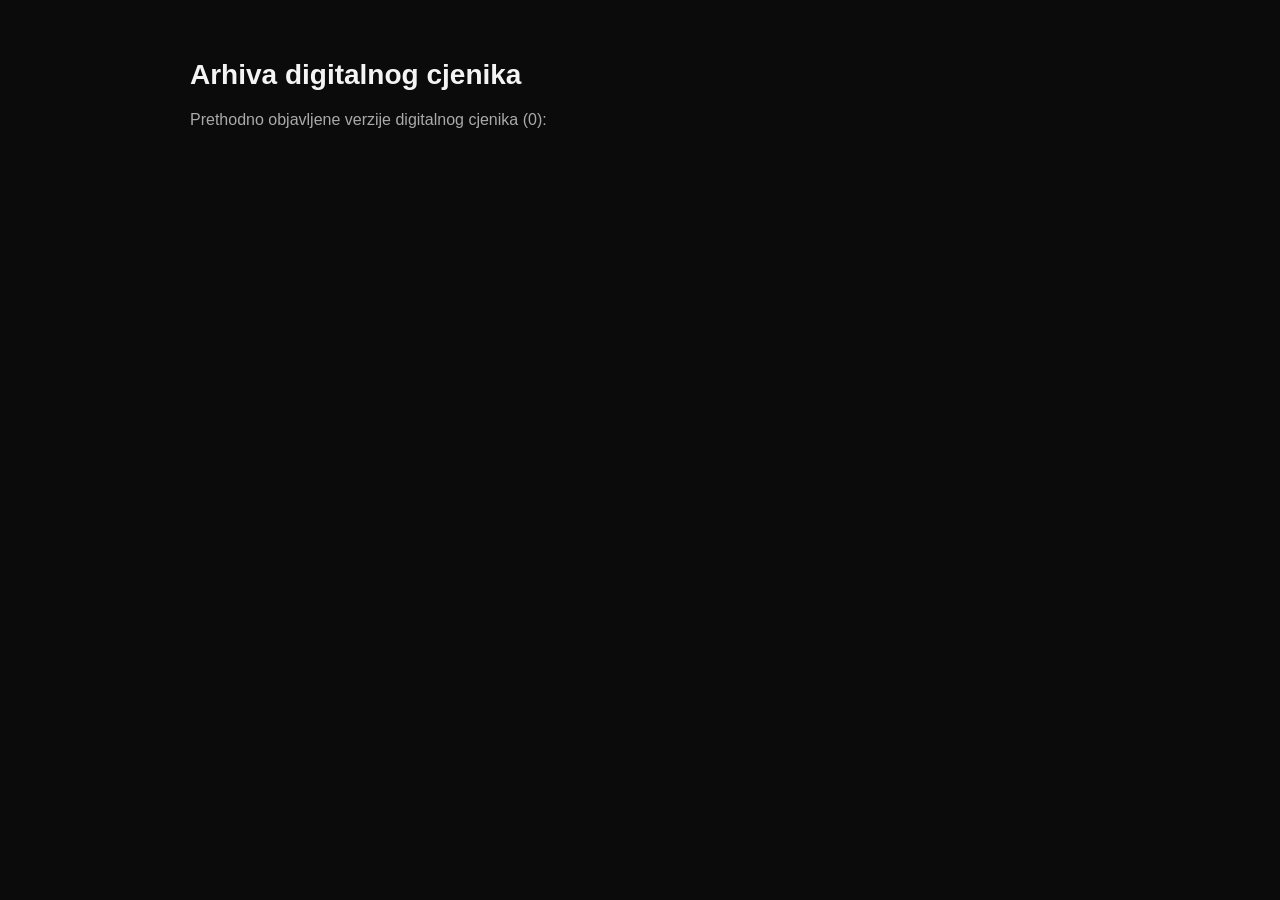
<file: cjenik/arhiva/index.html>
<!DOCTYPE html>
<html lang="hr">
<head>
  <meta charset="UTF-8">
  <meta name="viewport" content="width=device-width, initial-scale=1.0">
  <meta name="robots" content="noindex, follow">
  <title>Arhiva digitalnog cjenika — DBESFILM</title>
  <style>
    body{margin:0;padding:40px 20px;font-family:Arial,sans-serif;background:#0b0b0b;color:#f4f4f4}
    main{max-width:900px;margin:0 auto}
    h1{font-size:28px;margin-bottom:12px}
    p{color:#aaa;line-height:1.6}
    ul{padding-left:20px;line-height:1.9}
    a{color:#f4f4f4;text-underline-offset:3px;overflow-wrap:anywhere}
  </style>
</head>
<body><main>
  <h1>Arhiva digitalnog cjenika</h1>
  <p>Prethodno objavljene verzije digitalnog cjenika (0):</p>
  <ul>
    
  </ul>
</main></body></html>
</file>
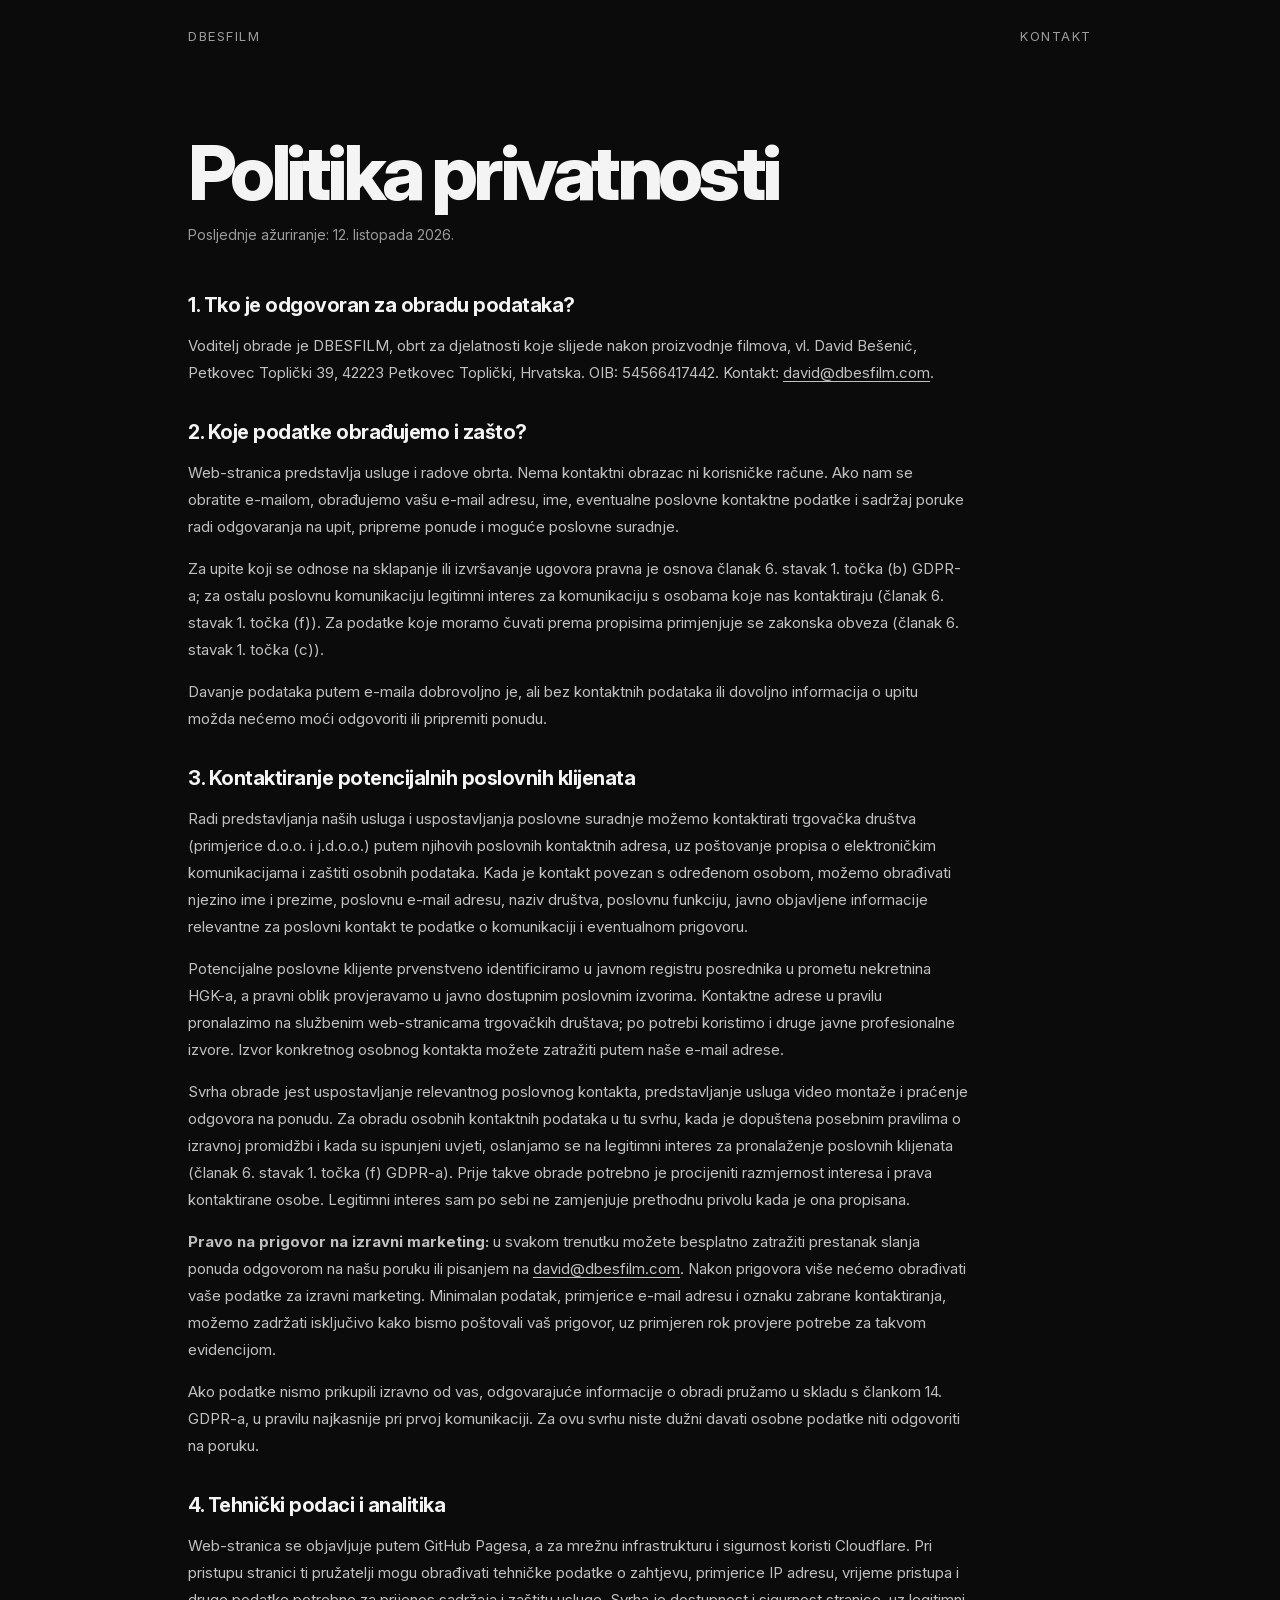
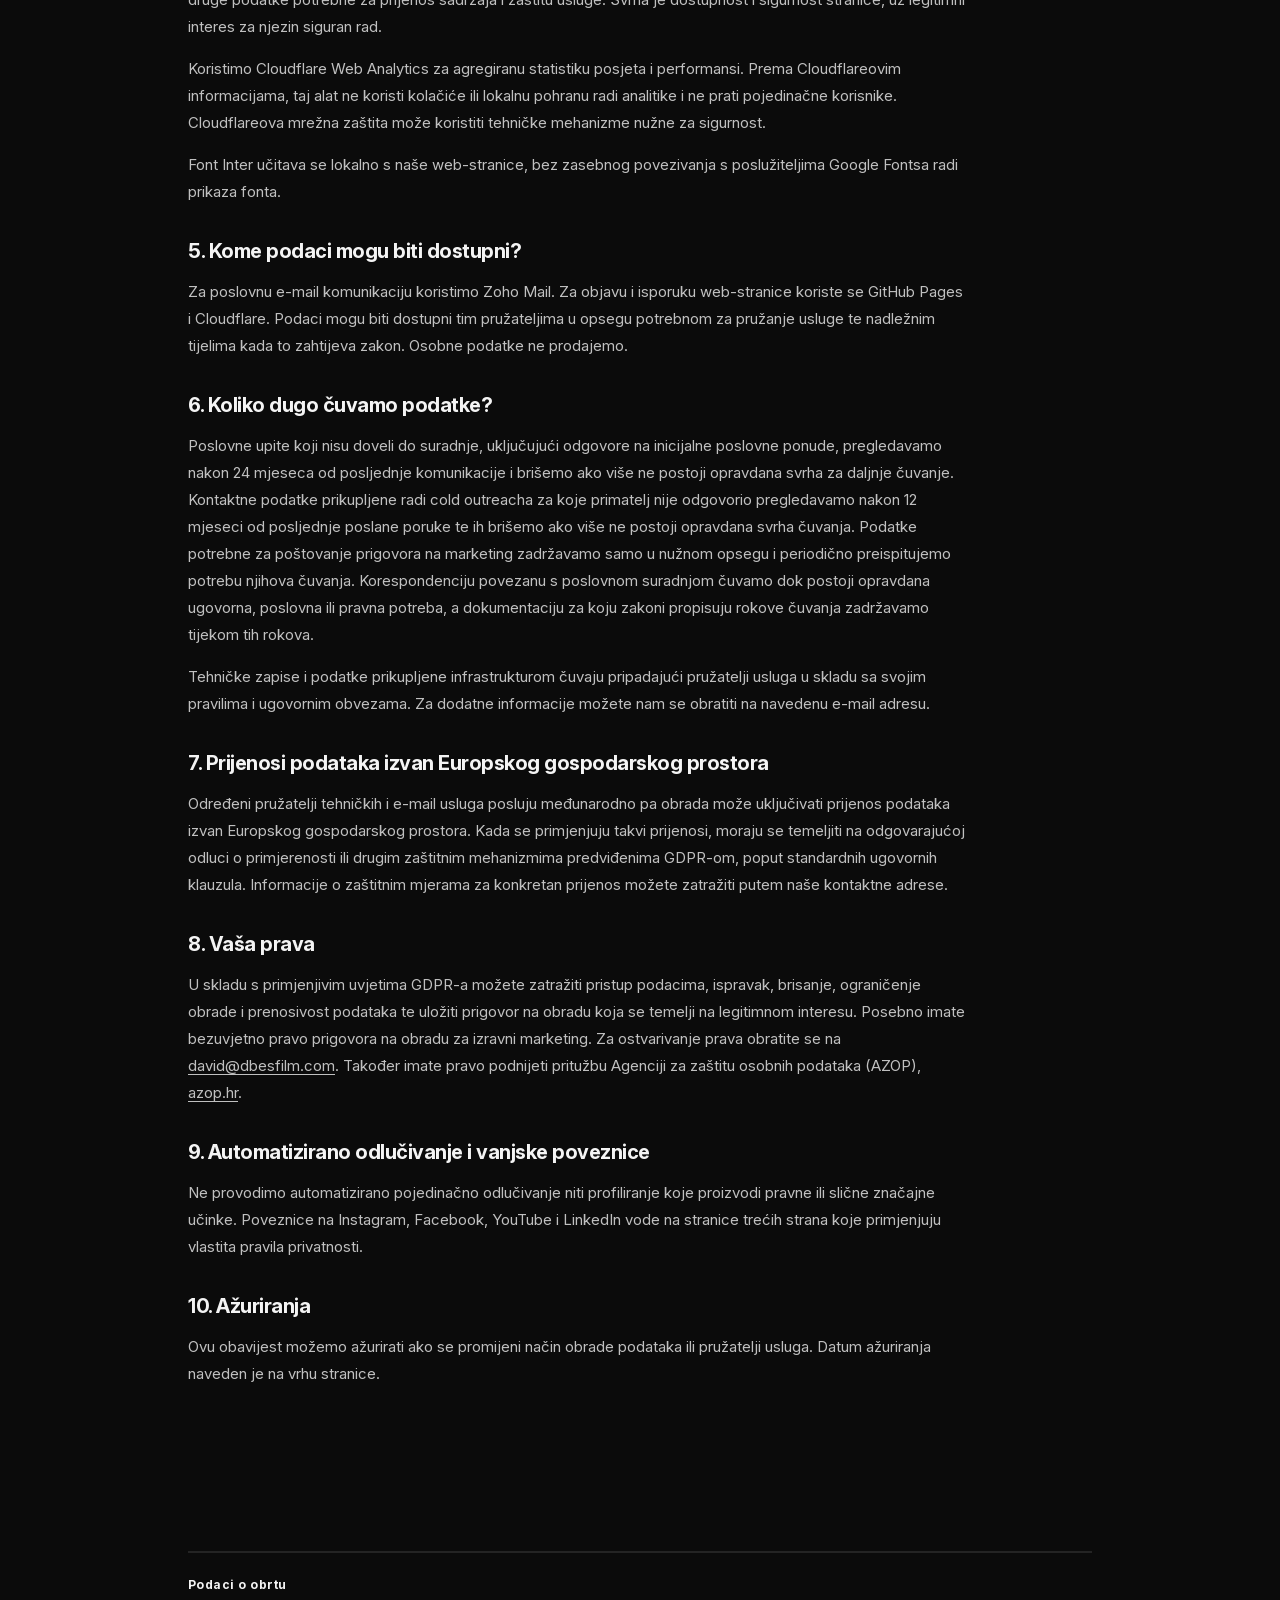
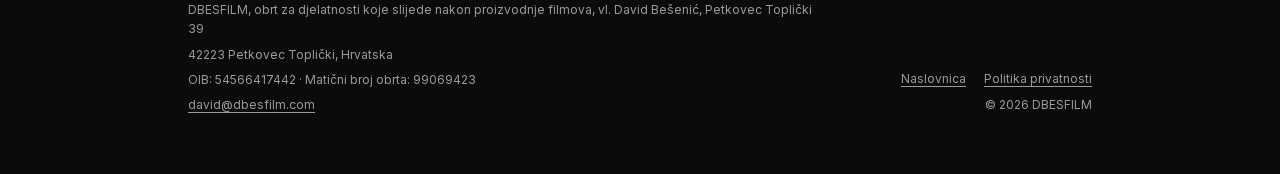
<file: politika-privatnosti.html>
<!DOCTYPE html>
<html lang="hr">
<head>
  <meta charset="UTF-8" />
  <meta name="viewport" content="width=device-width, initial-scale=1.0" />
  <meta name="robots" content="noindex, follow" />
  <meta name="googlebot" content="noindex, follow" />
  <title>Politika privatnosti — DBESFILM</title>
  <link rel="stylesheet" href="style.css?v=8" />
</head>
<body>
  <main class="page policy-page">
    <header class="site-header">
      <a class="logo" href="/">DBESFILM</a>
      <a class="contact-link" href="/#kontakt">Kontakt</a>
    </header>
    <div class="policy-intro">
      <h1>Politika privatnosti</h1>
      <p>Posljednje ažuriranje: 12. listopada 2026.</p>
    </div>
    <article class="policy-article">
      <section>
        <h2>1. Tko je odgovoran za obradu podataka?</h2>
        <p>Voditelj obrade je DBESFILM, obrt za djelatnosti koje slijede nakon proizvodnje filmova, vl. David Bešenić, Petkovec Toplički 39, 42223 Petkovec Toplički, Hrvatska. OIB: 54566417442. Kontakt: <a href="mailto:david@dbesfilm.com">david@dbesfilm.com</a>.</p>
      </section>
      <section>
        <h2>2. Koje podatke obrađujemo i zašto?</h2>
        <p>Web-stranica predstavlja usluge i radove obrta. Nema kontaktni obrazac ni korisničke račune. Ako nam se obratite e-mailom, obrađujemo vašu e-mail adresu, ime, eventualne poslovne kontaktne podatke i sadržaj poruke radi odgovaranja na upit, pripreme ponude i moguće poslovne suradnje.</p>
        <p>Za upite koji se odnose na sklapanje ili izvršavanje ugovora pravna je osnova članak 6. stavak 1. točka (b) GDPR-a; za ostalu poslovnu komunikaciju legitimni interes za komunikaciju s osobama koje nas kontaktiraju (članak 6. stavak 1. točka (f)). Za podatke koje moramo čuvati prema propisima primjenjuje se zakonska obveza (članak 6. stavak 1. točka (c)).</p>
        <p>Davanje podataka putem e-maila dobrovoljno je, ali bez kontaktnih podataka ili dovoljno informacija o upitu možda nećemo moći odgovoriti ili pripremiti ponudu.</p>
      </section>
      <section>
        <h2>3. Kontaktiranje potencijalnih poslovnih klijenata</h2>
        <p>Radi predstavljanja naših usluga i uspostavljanja poslovne suradnje možemo kontaktirati trgovačka društva (primjerice d.o.o. i j.d.o.o.) putem njihovih poslovnih kontaktnih adresa, uz poštovanje propisa o elektroničkim komunikacijama i zaštiti osobnih podataka. Kada je kontakt povezan s određenom osobom, možemo obrađivati njezino ime i prezime, poslovnu e-mail adresu, naziv društva, poslovnu funkciju, javno objavljene informacije relevantne za poslovni kontakt te podatke o komunikaciji i eventualnom prigovoru.</p>
        <p>Potencijalne poslovne klijente prvenstveno identificiramo u javnom registru posrednika u prometu nekretnina HGK-a, a pravni oblik provjeravamo u javno dostupnim poslovnim izvorima. Kontaktne adrese u pravilu pronalazimo na službenim web-stranicama trgovačkih društava; po potrebi koristimo i druge javne profesionalne izvore. Izvor konkretnog osobnog kontakta možete zatražiti putem naše e-mail adrese.</p>
        <p>Svrha obrade jest uspostavljanje relevantnog poslovnog kontakta, predstavljanje usluga video montaže i praćenje odgovora na ponudu. Za obradu osobnih kontaktnih podataka u tu svrhu, kada je dopuštena posebnim pravilima o izravnoj promidžbi i kada su ispunjeni uvjeti, oslanjamo se na legitimni interes za pronalaženje poslovnih klijenata (članak 6. stavak 1. točka (f) GDPR-a). Prije takve obrade potrebno je procijeniti razmjernost interesa i prava kontaktirane osobe. Legitimni interes sam po sebi ne zamjenjuje prethodnu privolu kada je ona propisana.</p>
        <p><strong>Pravo na prigovor na izravni marketing:</strong> u svakom trenutku možete besplatno zatražiti prestanak slanja ponuda odgovorom na našu poruku ili pisanjem na <a href="mailto:david@dbesfilm.com">david@dbesfilm.com</a>. Nakon prigovora više nećemo obrađivati vaše podatke za izravni marketing. Minimalan podatak, primjerice e-mail adresu i oznaku zabrane kontaktiranja, možemo zadržati isključivo kako bismo poštovali vaš prigovor, uz primjeren rok provjere potrebe za takvom evidencijom.</p>
        <p>Ako podatke nismo prikupili izravno od vas, odgovarajuće informacije o obradi pružamo u skladu s člankom 14. GDPR-a, u pravilu najkasnije pri prvoj komunikaciji. Za ovu svrhu niste dužni davati osobne podatke niti odgovoriti na poruku.</p>
      </section>
      <section>
        <h2>4. Tehnički podaci i analitika</h2>
        <p>Web-stranica se objavljuje putem GitHub Pagesa, a za mrežnu infrastrukturu i sigurnost koristi Cloudflare. Pri pristupu stranici ti pružatelji mogu obrađivati tehničke podatke o zahtjevu, primjerice IP adresu, vrijeme pristupa i druge podatke potrebne za prijenos sadržaja i zaštitu usluge. Svrha je dostupnost i sigurnost stranice, uz legitimni interes za njezin siguran rad.</p>
        <p>Koristimo Cloudflare Web Analytics za agregiranu statistiku posjeta i performansi. Prema Cloudflareovim informacijama, taj alat ne koristi kolačiće ili lokalnu pohranu radi analitike i ne prati pojedinačne korisnike. Cloudflareova mrežna zaštita može koristiti tehničke mehanizme nužne za sigurnost.</p>
        <p>Font Inter učitava se lokalno s naše web-stranice, bez zasebnog povezivanja s poslužiteljima Google Fontsa radi prikaza fonta.</p>
      </section>
      <section>
        <h2>5. Kome podaci mogu biti dostupni?</h2>
        <p>Za poslovnu e-mail komunikaciju koristimo Zoho Mail. Za objavu i isporuku web-stranice koriste se GitHub Pages i Cloudflare. Podaci mogu biti dostupni tim pružateljima u opsegu potrebnom za pružanje usluge te nadležnim tijelima kada to zahtijeva zakon. Osobne podatke ne prodajemo.</p>
      </section>
      <section>
        <h2>6. Koliko dugo čuvamo podatke?</h2>
        <p>Poslovne upite koji nisu doveli do suradnje, uključujući odgovore na inicijalne poslovne ponude, pregledavamo nakon 24 mjeseca od posljednje komunikacije i brišemo ako više ne postoji opravdana svrha za daljnje čuvanje. Kontaktne podatke prikupljene radi cold outreacha za koje primatelj nije odgovorio pregledavamo nakon 12 mjeseci od posljednje poslane poruke te ih brišemo ako više ne postoji opravdana svrha čuvanja. Podatke potrebne za poštovanje prigovora na marketing zadržavamo samo u nužnom opsegu i periodično preispitujemo potrebu njihova čuvanja. Korespondenciju povezanu s poslovnom suradnjom čuvamo dok postoji opravdana ugovorna, poslovna ili pravna potreba, a dokumentaciju za koju zakoni propisuju rokove čuvanja zadržavamo tijekom tih rokova.</p>
        <p>Tehničke zapise i podatke prikupljene infrastrukturom čuvaju pripadajući pružatelji usluga u skladu sa svojim pravilima i ugovornim obvezama. Za dodatne informacije možete nam se obratiti na navedenu e-mail adresu.</p>
      </section>
      <section>
        <h2>7. Prijenosi podataka izvan Europskog gospodarskog prostora</h2>
        <p>Određeni pružatelji tehničkih i e-mail usluga posluju međunarodno pa obrada može uključivati prijenos podataka izvan Europskog gospodarskog prostora. Kada se primjenjuju takvi prijenosi, moraju se temeljiti na odgovarajućoj odluci o primjerenosti ili drugim zaštitnim mehanizmima predviđenima GDPR-om, poput standardnih ugovornih klauzula. Informacije o zaštitnim mjerama za konkretan prijenos možete zatražiti putem naše kontaktne adrese.</p>
      </section>
      <section>
        <h2>8. Vaša prava</h2>
        <p>U skladu s primjenjivim uvjetima GDPR-a možete zatražiti pristup podacima, ispravak, brisanje, ograničenje obrade i prenosivost podataka te uložiti prigovor na obradu koja se temelji na legitimnom interesu. Posebno imate bezuvjetno pravo prigovora na obradu za izravni marketing. Za ostvarivanje prava obratite se na <a href="mailto:david@dbesfilm.com">david@dbesfilm.com</a>. Također imate pravo podnijeti pritužbu Agenciji za zaštitu osobnih podataka (AZOP), <a href="https://azop.hr/" target="_blank" rel="noopener noreferrer">azop.hr</a>.</p>
      </section>
      <section>
        <h2>9. Automatizirano odlučivanje i vanjske poveznice</h2>
        <p>Ne provodimo automatizirano pojedinačno odlučivanje niti profiliranje koje proizvodi pravne ili slične značajne učinke. Poveznice na Instagram, Facebook, YouTube i LinkedIn vode na stranice trećih strana koje primjenjuju vlastita pravila privatnosti.</p>
      </section>
      <section>
        <h2>10. Ažuriranja</h2>
        <p>Ovu obavijest možemo ažurirati ako se promijeni način obrade podataka ili pružatelji usluga. Datum ažuriranja naveden je na vrhu stranice.</p>
      </section>
    </article>
    <footer class="site-footer">
      <div class="legal-footer">
        <div class="legal-links"><nav class="legal-nav" aria-label="Pravne poveznice"><a href="/">Naslovnica</a><a href="/politika-privatnosti.html" aria-current="page">Politika privatnosti</a></nav><span>© 2026 DBESFILM</span></div>
        <div class="legal-business"><strong>Podaci o obrtu</strong><span>DBESFILM, obrt za djelatnosti koje slijede nakon proizvodnje filmova, vl. David Bešenić, Petkovec Toplički 39</span><span>42223 Petkovec Toplički, Hrvatska</span><span>OIB: 54566417442 · Matični broj obrta: 99069423</span><a href="mailto:david@dbesfilm.com">david@dbesfilm.com</a></div>
      </div>
    </footer>
  </main>
</body>
</html>
</file>
<file: style.css>
/* Lokalni Inter: postavite službenu InterVariable.woff2 datoteku u assets/fonts/ */
@font-face {
  font-family: "Inter";
  src: url("assets/fonts/InterVariable.woff2") format("woff2");
  font-style: normal;
  font-weight: 100 900;
  font-display: swap;
}

:root {
  --bg: #0b0b0b;
  --card: #141414;
  --text: #f4f4f4;
  --muted: #9b9b9b;
  --line: rgba(255, 255, 255, 0.1);
  --accent: #ffffff;
}

* {
  box-sizing: border-box;
}

html {
  scroll-behavior: smooth;
}

body {
  margin: 0;
  font-family: "Inter", sans-serif;
  background: var(--bg);
  color: var(--text);
}

a {
  color: inherit;
  text-decoration: none;
}

button {
  font-family: inherit;
}

.page {
  width: min(1440px, 100%);
  margin: 0 auto;
  padding: 28px;
}

/* HEADER */

.site-header {
  display: flex;
  justify-content: space-between;
  align-items: center;
  margin-bottom: 90px;
}

.logo,
.contact-link {
  font-size: 13px;
  letter-spacing: 0.12em;
  text-transform: uppercase;
  color: var(--muted);
}

.contact-link:hover {
  color: var(--text);
}

/* INTRO */

.intro {
  margin-bottom: 42px;
}

.intro h1 {
  margin: 0;
  font-size: clamp(56px, 9vw, 130px);
  font-weight: 800;
  line-height: 0.9;
  letter-spacing: -0.07em;
}

.intro p {
  margin-top: 18px;
  color: #8e8e8e;
  font-size: 22px;
  font-weight: 400;
}

/* PROJECT GRID */

.work-grid {
  display: grid;
  grid-template-columns: repeat(3, 1fr);
  gap: 34px;
  margin-top: 70px;
}

.project-card {
  background: var(--card);
  border: 1px solid var(--line);
  overflow: hidden;
  display: flex;
  flex-direction: column;
  transition: transform 0.35s ease, box-shadow 0.35s ease;
}

.project-card:hover {
  transform: translateY(-6px);
  box-shadow: 0 18px 45px rgba(0, 0, 0, 0.35);
}

.project-image-wrap {
  position: relative;
  aspect-ratio: 16 / 10;
  overflow: hidden;
  background: #222;
}

.project-image {
  width: 100%;
  height: 100%;
  object-fit: cover;
  transition: transform 0.7s ease, filter 0.7s ease;
}

.project-overlay {
  position: absolute;
  inset: 0;
  display: grid;
  place-items: center;
  background: rgba(0, 0, 0, 0.48);
  opacity: 0;
  transition: opacity 0.35s ease;
}

.project-overlay span {
  font-size: 13px;
  letter-spacing: 0.14em;
  text-transform: uppercase;
}

.project-card:hover .project-image {
  transform: scale(1.04);
  filter: brightness(0.55);
}

.project-card:hover .project-overlay {
  opacity: 1;
}

.project-info {
  padding: 18px;
}

.project-title {
  font-size: 20px;
  margin: 0 0 10px;
  letter-spacing: -0.03em;
}

.project-description {
  color: var(--muted);
  font-size: 14px;
  line-height: 1.55;
  margin: 0 0 18px;
}

.project-meta {
  display: flex;
  justify-content: space-between;
  gap: 16px;
  border-top: 1px solid var(--line);
  padding-top: 14px;
  font-size: 13px;
  color: var(--muted);
}

.project-meta strong {
  display: block;
  color: var(--text);
  font-weight: 500;
  margin-top: 4px;
}

/* CONTACT / FOOTER */

.site-footer {
  margin-top: 90px;
  border-top: 1px solid var(--line);
}

.contact-section {
  display: grid;
  grid-template-columns: minmax(0, 1fr) 400px;
  gap: clamp(36px, 4vw, 58px);
  align-items: center;
  padding: 78px 0 54px;
}

.contact-copy {
  min-width: 0;
  max-width: 940px;
}

.contact-section h2 {
  margin: 0 0 28px;
  font-size: clamp(48px, 6vw, 88px);
  line-height: 0.95;
  letter-spacing: -0.065em;
  color: var(--text);
}

.contact-section > .contact-copy > p {
  margin: 0 0 34px;
  max-width: 720px;
  color: var(--muted);
  font-size: 17px;
  line-height: 1.7;
}

.contact-actions {
  display: flex;
  align-items: center;
  gap: 12px;
  flex-wrap: wrap;
}

.contact-button,
.copy-button {
  appearance: none;
  border: 0;
  display: inline-flex;
  align-items: center;
  justify-content: center;
  min-height: 52px;
  padding: 0 24px;
  border-radius: 999px;
  font-size: 14px;
  font-weight: 600;
  cursor: pointer;
  transition:
    background-color 0.25s ease,
    border-color 0.25s ease,
    color 0.25s ease,
    transform 0.25s ease;
}

.contact-button {
  background: var(--text);
  color: var(--bg);
}

.copy-button {
  background: transparent;
  color: var(--text);
  border: 1px solid var(--line);
}

.contact-button:hover,
.copy-button:hover {
  transform: translateY(-2px);
}

.contact-button:hover {
  background: #ffffff;
}

.copy-button:hover {
  border-color: rgba(255, 255, 255, 0.35);
}

.contact-card {
  width: 100%;
  max-width: 400px;
  justify-self: end;
  overflow: hidden;
  border: 1px solid rgba(255, 255, 255, 0.13);
  border-radius: 18px;
  background: var(--card);
  box-shadow: 0 24px 70px rgba(0, 0, 0, 0.22);
}

.contact-photo {
  overflow: hidden;
  background: #101010;
}

.contact-photo > img {
  display: block;
  width: 100%;
  aspect-ratio: 1 / 1.12;
  object-fit: cover;
  object-position: center 32%;
  transition: transform 0.6s ease;
}

.contact-card:hover .contact-photo > img {
  transform: scale(1.018);
}

.contact-person {
  padding: 28px 30px 22px;
}

.contact-person h3 {
  margin: 0;
  color: var(--text);
  font-size: clamp(27px, 2.3vw, 34px);
  line-height: 1;
  font-weight: 700;
  letter-spacing: -0.045em;
}

.contact-person > p {
  margin: 12px 0 22px;
  color: var(--muted);
  font-size: 12px;
  line-height: 1.3;
  letter-spacing: 0.16em;
  text-transform: uppercase;
}

.contact-socials {
  display: grid;
  grid-template-columns: repeat(3, 1fr);
  border-top: 1px solid var(--line);
  padding-top: 16px;
}

.contact-socials a {
  display: flex;
  align-items: center;
  justify-content: center;
  min-height: 52px;
  opacity: 0.78;
  transition:
    opacity 0.25s ease,
    background-color 0.25s ease,
    transform 0.25s ease;
}

.contact-socials a + a {
  border-left: 1px solid var(--line);
}

.contact-socials a:hover {
  opacity: 1;
  background: rgba(255, 255, 255, 0.035);
  transform: translateY(-2px);
}

.contact-socials img {
  display: block;
  width: 24px;
  height: 24px;
  object-fit: contain;
}

/* TABLET */

@media (max-width: 980px) {
  .site-header {
    margin-bottom: 70px;
  }

  .work-grid {
    grid-template-columns: repeat(2, 1fr);
  }

  .contact-section {
    grid-template-columns: minmax(0, 1fr) 330px;
    gap: 38px;
  }

  .contact-section h2 {
    font-size: clamp(42px, 6vw, 68px);
  }

  .contact-card {
    max-width: 330px;
  }
}

/* MOBILE */

@media (max-width: 760px) {
  .site-footer {
    margin-top: 70px;
  }

  .contact-section {
    grid-template-columns: 1fr;
    gap: 42px;
    padding: 60px 0 32px;
  }

  .contact-card {
    width: min(100%, 420px);
    max-width: 420px;
    justify-self: start;
  }
}

@media (max-width: 640px) {
  .page {
    padding: 18px;
  }

  .site-header {
    margin-bottom: 56px;
  }

  .work-grid {
    grid-template-columns: 1fr;
  }

  .project-card {
    min-height: auto;
  }

  .contact-section h2 {
    font-size: clamp(40px, 13vw, 58px);
  }

  .contact-actions {
    display: grid;
    grid-template-columns: 1fr;
  }

  .contact-button,
  .copy-button {
    width: 100%;
  }

  .contact-card {
    width: 100%;
    max-width: none;
  }

  .contact-person {
    padding: 24px 22px 18px;
  }
}


/* FOOTER — podaci o obrtu lijevo, copyright dolje desno */
.legal-footer {
  border-top: 1px solid var(--line);
  padding: 22px 0 32px;
  display: grid;
  grid-template-columns: minmax(0, 640px) minmax(160px, 1fr);
  column-gap: 44px;
  font-size: 12px;
  line-height: 1.6;
  color: var(--muted);
}
.legal-links { display: flex; grid-column: 2; grid-row: 1; align-items: flex-end; justify-content: flex-end; align-self: end; text-align: right; }
.legal-business { display: flex; grid-column: 1; grid-row: 1; flex-direction: column; align-items: flex-start; gap: 6px; min-width: 0; }
.legal-business strong { color: var(--text); font-size: 12px; letter-spacing: .04em; }
.legal-business a { color: inherit; text-decoration: underline; text-underline-offset: 3px; }
.legal-business a:hover { color: var(--text); }
@media (max-width: 760px) {
  .legal-footer { grid-template-columns: 1fr; gap: 18px; }
  .legal-links { grid-column: 1; grid-row: 2; justify-content: flex-start; text-align: left; }
  .legal-business { grid-column: 1; grid-row: 1; }
}

/* Poveznica na privatnost ispod copyrighta */
.legal-links { flex-direction: column; gap: 7px; }
.legal-links a { color: inherit; text-decoration: underline; text-underline-offset: 3px; }
.legal-links a:hover { color: var(--text); }

/* Politika privatnosti */
.policy-page { max-width: 960px; min-height: 80vh; }
.policy-intro { margin: 64px 0 50px; }
.policy-intro h1 { font-size: clamp(40px, 6vw, 76px); font-weight: 800; line-height: 1; letter-spacing: -.06em; margin: 0 0 16px; }
.policy-intro p { color: var(--muted); font-size: 14px; }
.policy-article { max-width: 780px; padding-bottom: 40px; }
.policy-article section { margin: 0 0 34px; }
.policy-article h2 { font-size: 20px; letter-spacing: -.025em; margin: 0 0 12px; }
.policy-article p, .policy-article li { color: #c0c0c0; line-height: 1.8; font-size: 15px; }
.policy-article ul { padding-left: 22px; }
.policy-article a { text-decoration: underline; text-underline-offset: 3px; }
.policy-article a:hover { color: #fff; }
@media(max-width:640px) { .policy-intro { margin: 52px 0 36px; } }

/* Pravne poveznice iznad copyrighta */
.legal-links { justify-content: flex-end; }
.legal-nav { display: flex; gap: 18px; flex-wrap: wrap; justify-content: flex-end; }
.legal-nav a { white-space: nowrap; }
@media (max-width: 760px) {
  .legal-links, .legal-nav { align-items: flex-start; justify-content: flex-start; }
}

/* PORTFOLIO FILTERI: diskretan padajući izbornik na desnoj strani */
.portfolio-filters {
  display: flex;
  justify-content: flex-end;
  align-items: center;
  gap: 12px;
  margin: -8px 0 -42px;
}
.portfolio-filter-label {
  color: #9b9b9b;
  font-size: 13px;
  font-weight: 400;
}
.portfolio-select-wrap {
  position: relative;
  width: 212px;
  max-width: 100%;
}
.portfolio-select-wrap::after {
  content: "";
  position: absolute;
  right: 16px;
  top: 50%;
  width: 7px;
  height: 7px;
  border-right: 1.5px solid #cfcfcf;
  border-bottom: 1.5px solid #cfcfcf;
  transform: translateY(-70%) rotate(45deg);
  pointer-events: none;
}
.portfolio-filter-select {
  appearance: none;
  -webkit-appearance: none;
  display: block;
  width: 100%;
  min-height: 43px;
  padding: 10px 38px 10px 16px;
  background: #151515;
  border: 1px solid rgba(255,255,255,.22);
  border-radius: 6px;
  color: #f4f4f4;
  font: 500 13px "Inter", sans-serif;
  cursor: pointer;
}
.portfolio-filter-select:hover { border-color: rgba(255,255,255,.48); }
.portfolio-filter-select:focus-visible { outline: 2px solid #fff; outline-offset: 3px; }
.portfolio-filter-select option { background: #151515; color: #f4f4f4; }
.project-card[hidden], .portfolio-empty[hidden] { display: none !important; }
.portfolio-empty { color: #aaa; font-size: 15px; padding: 60px 0 36px; }
@media (max-width: 640px) {
  .portfolio-filters { gap: 10px; margin: 0 0 -34px; }
  .portfolio-select-wrap { width: min(205px, 60vw); }
  .portfolio-filter-select { min-height: 44px; }
}
</file>
